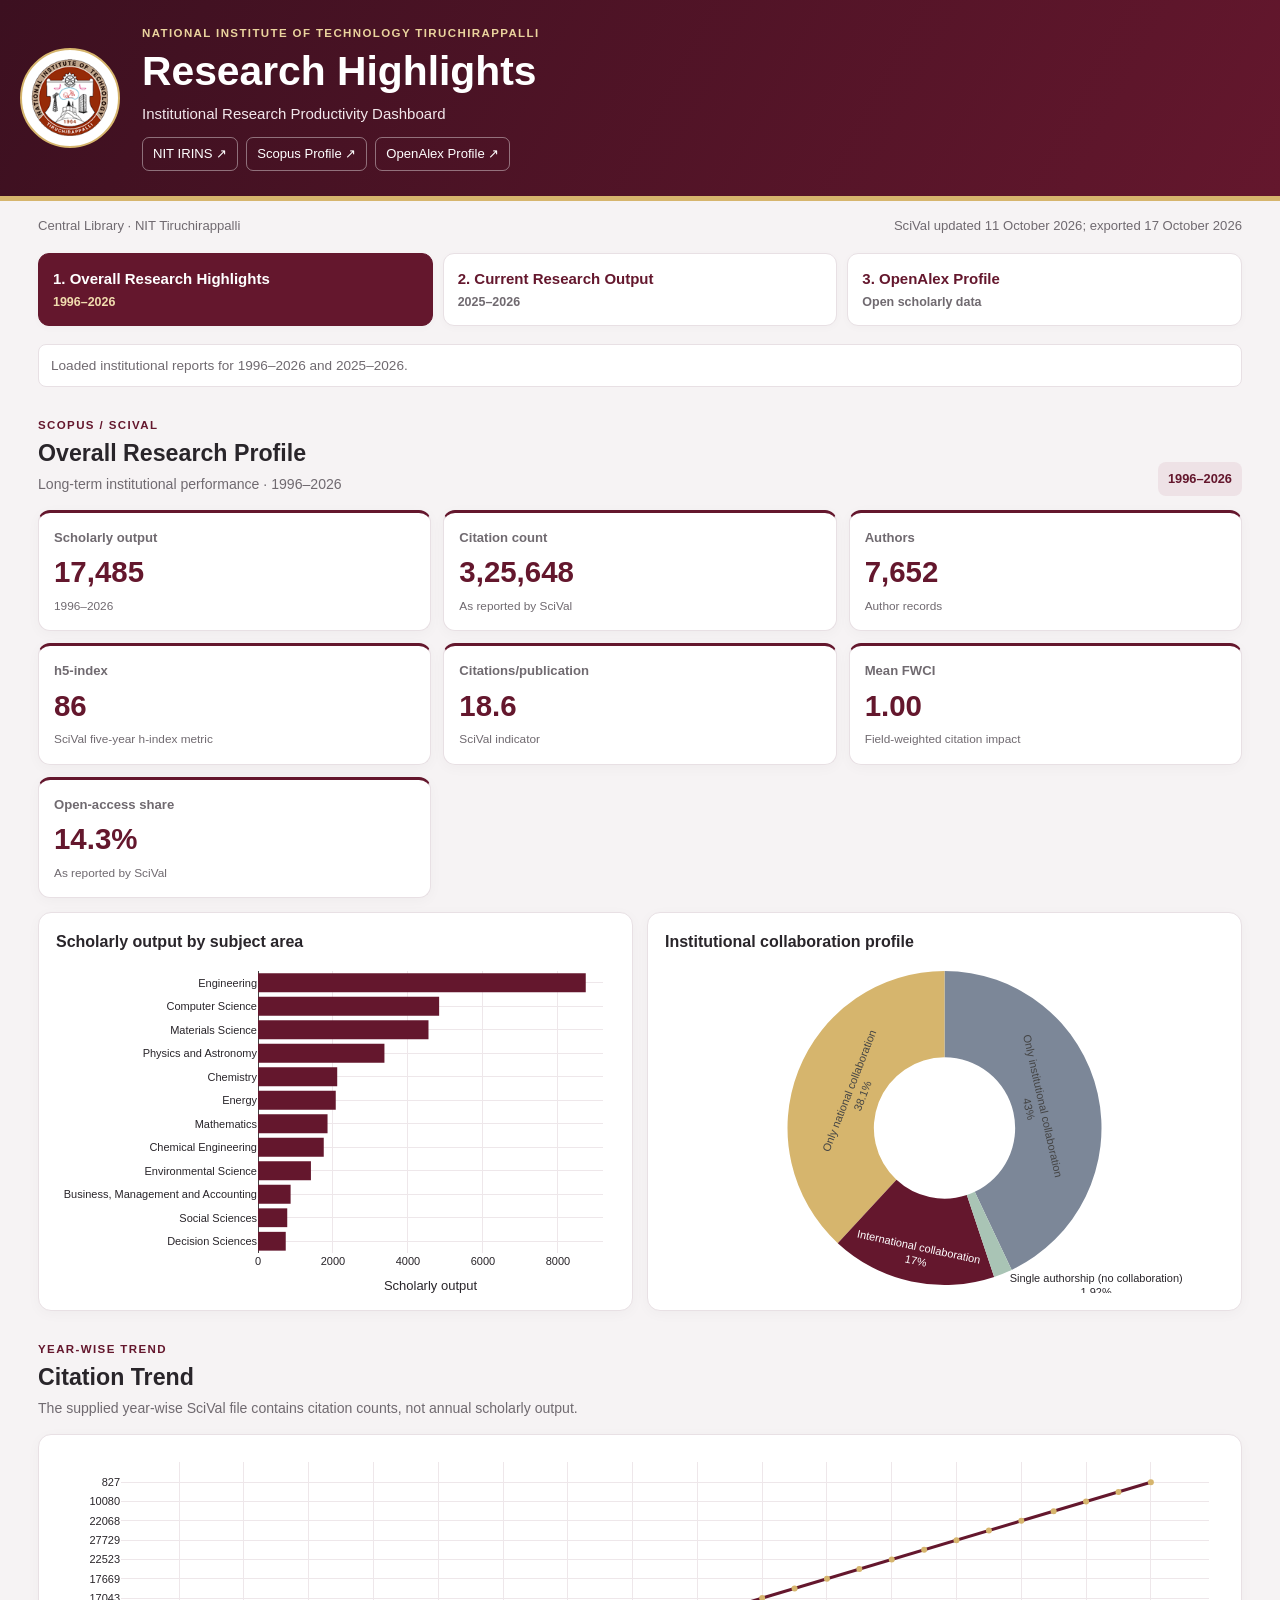
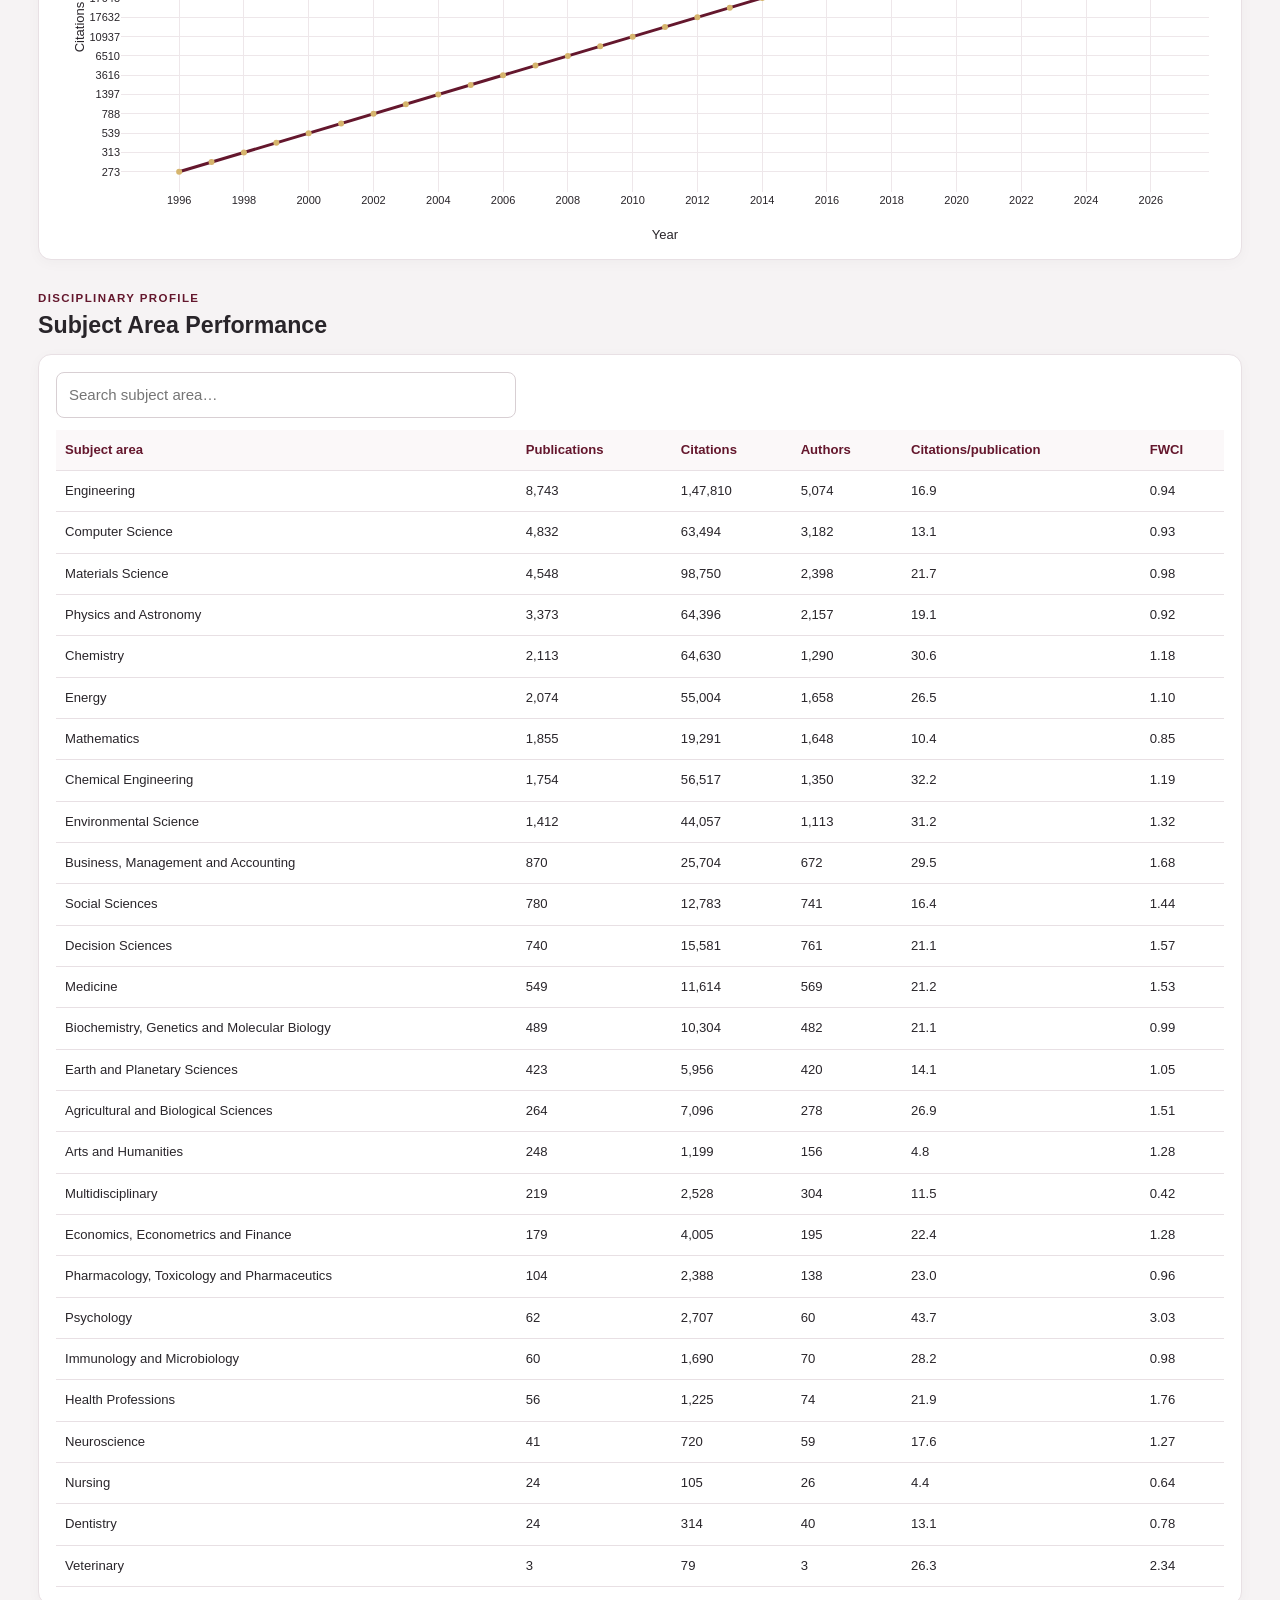
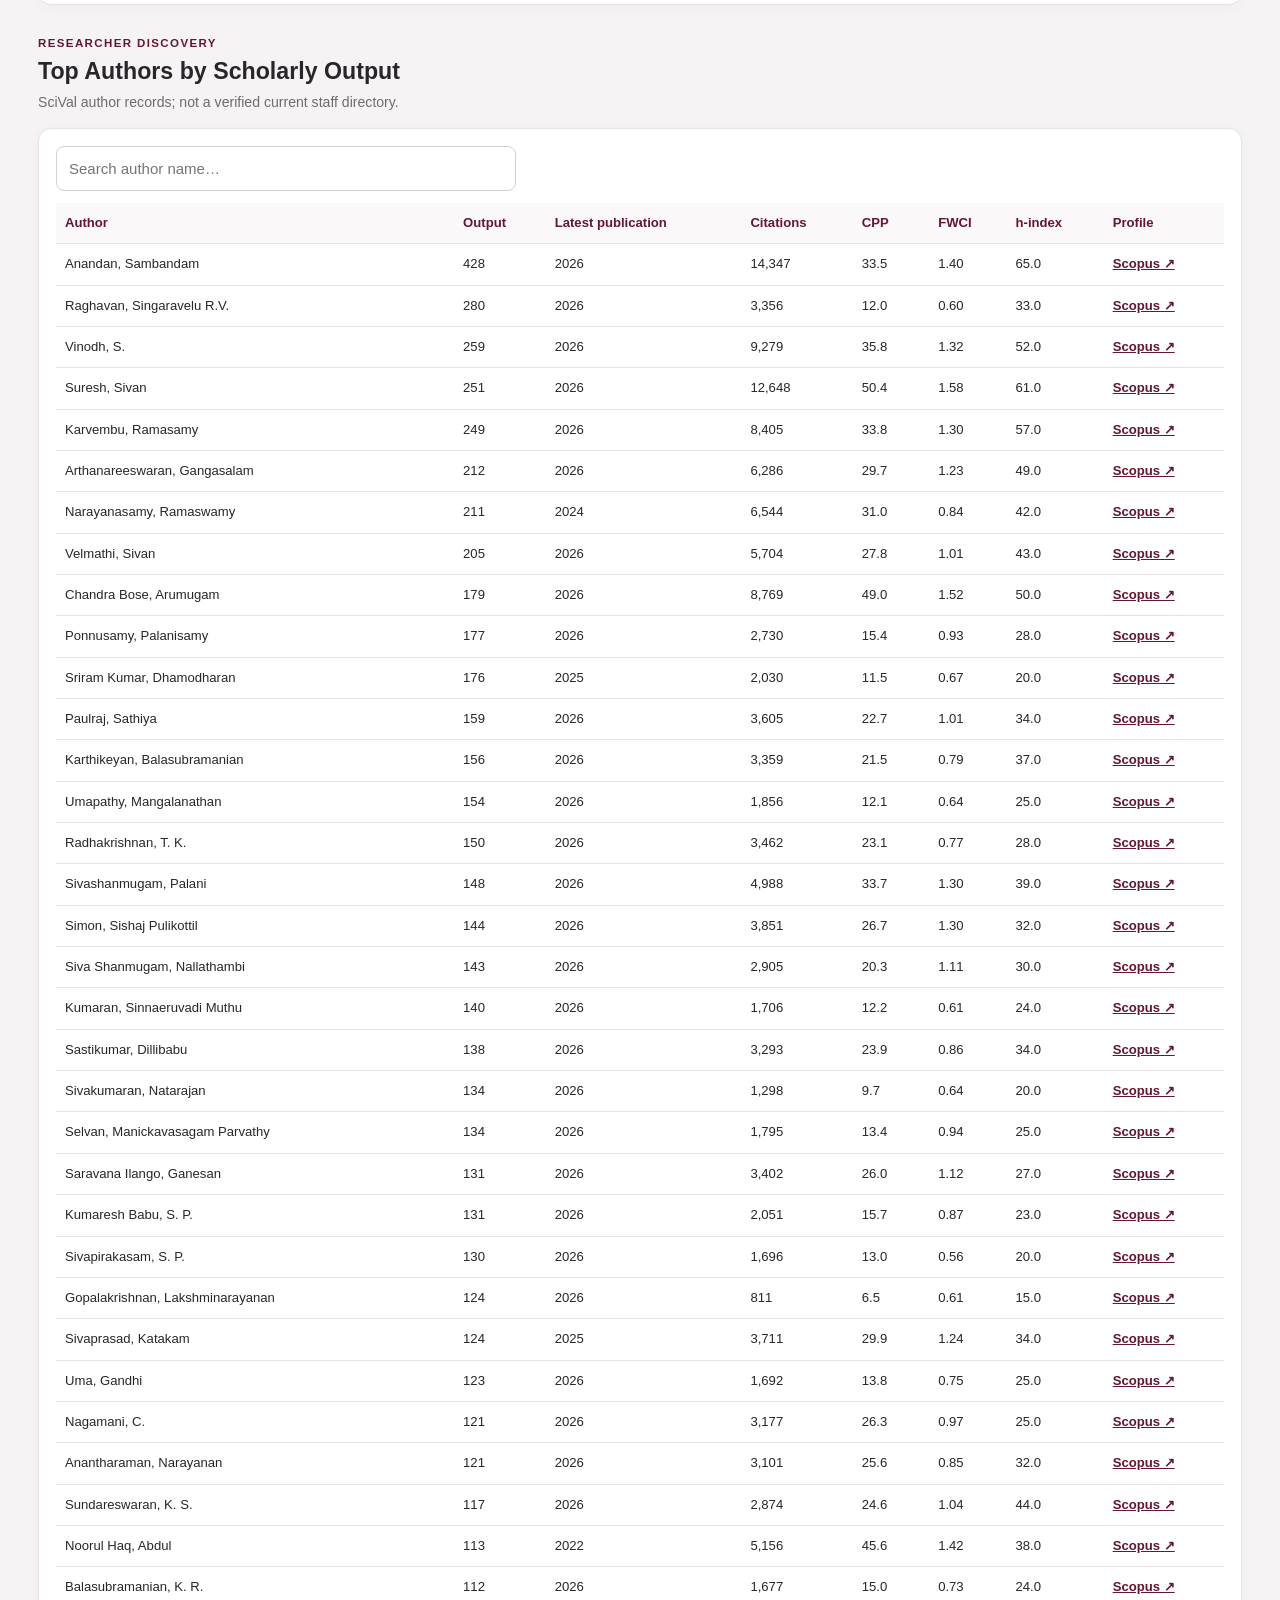
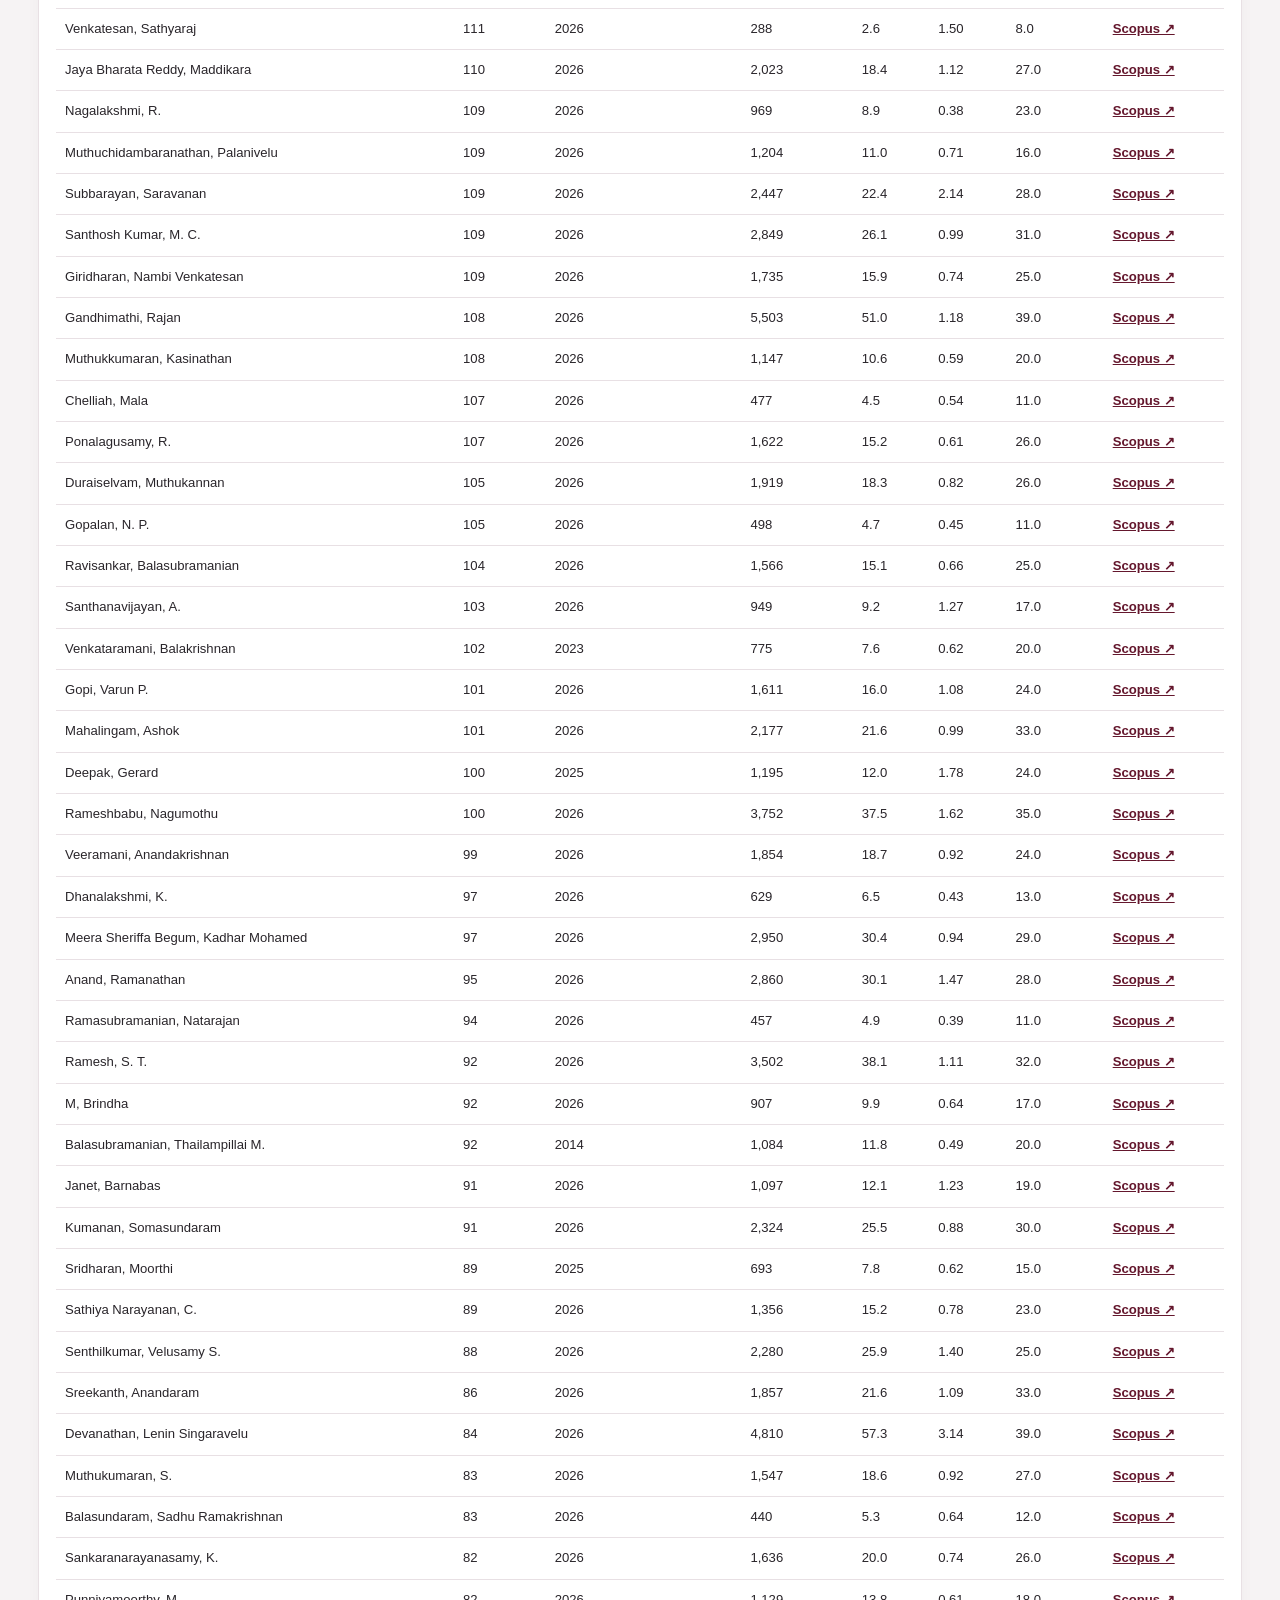
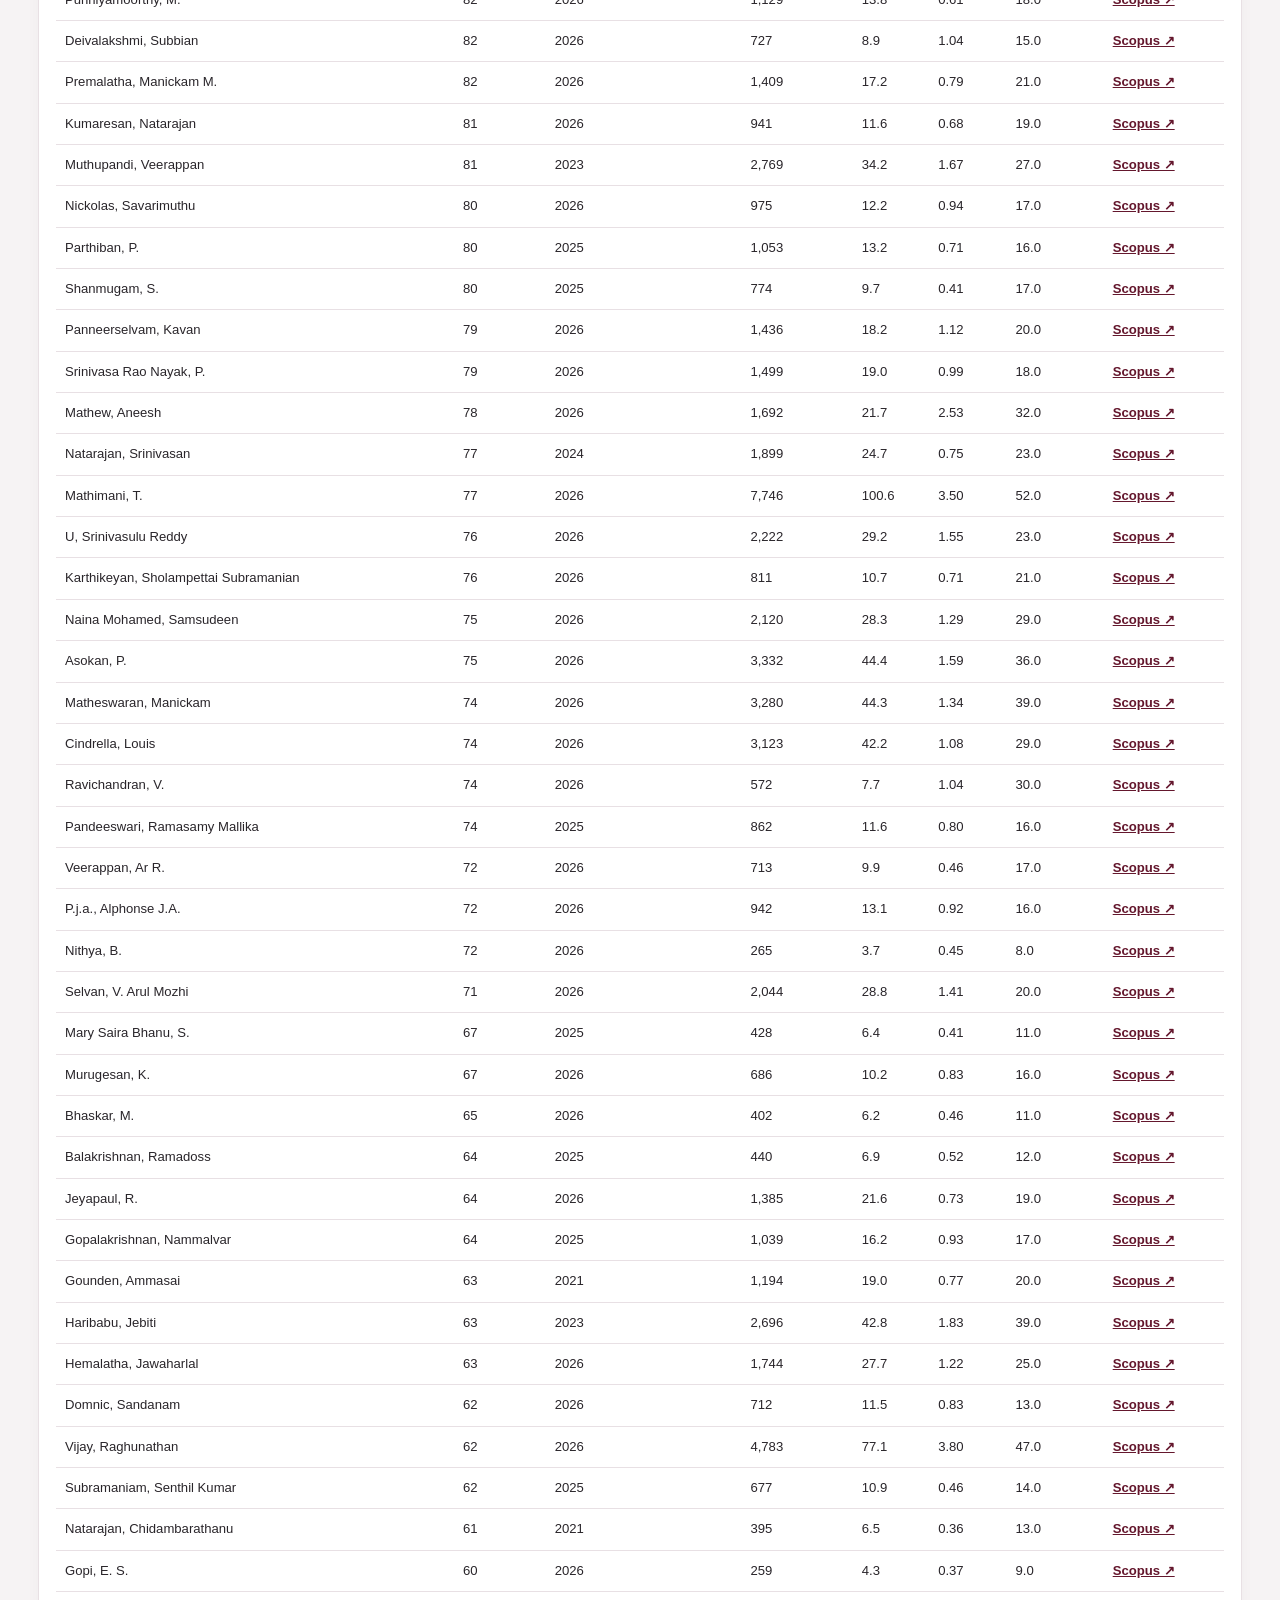
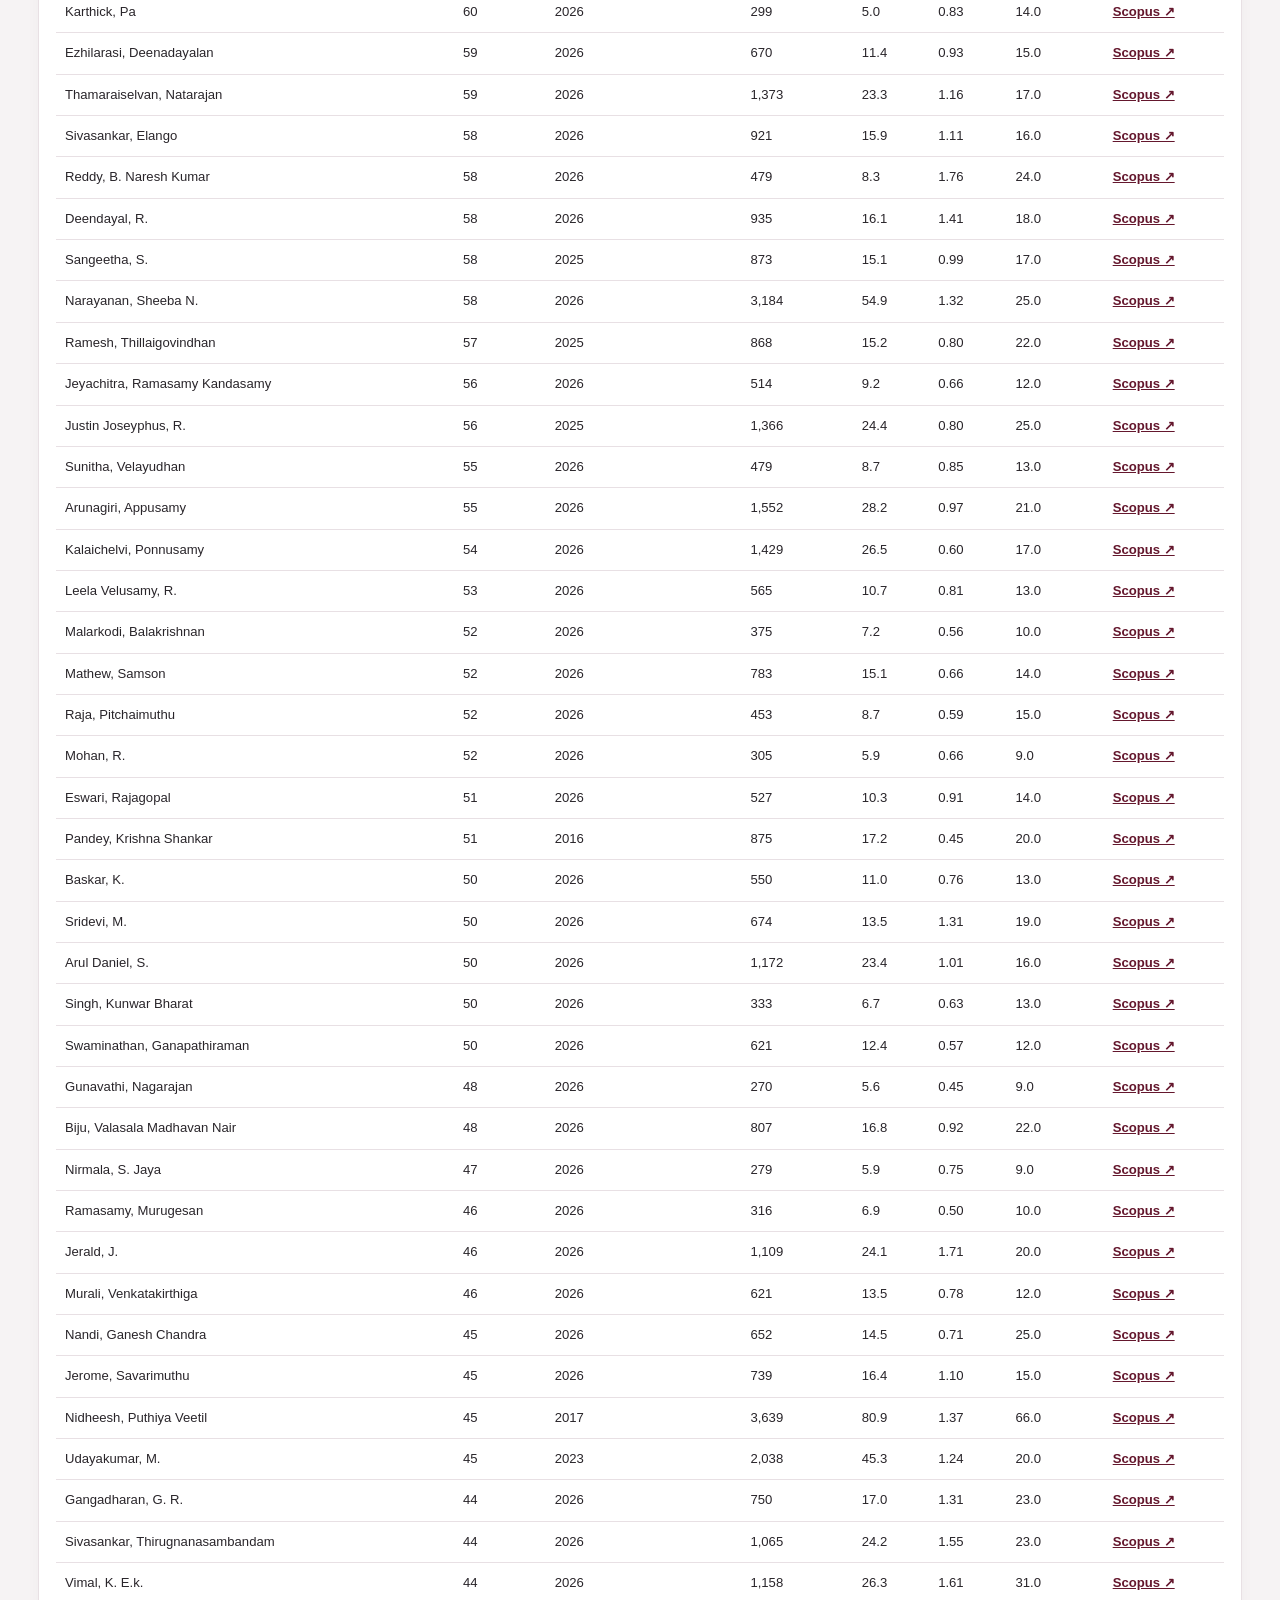
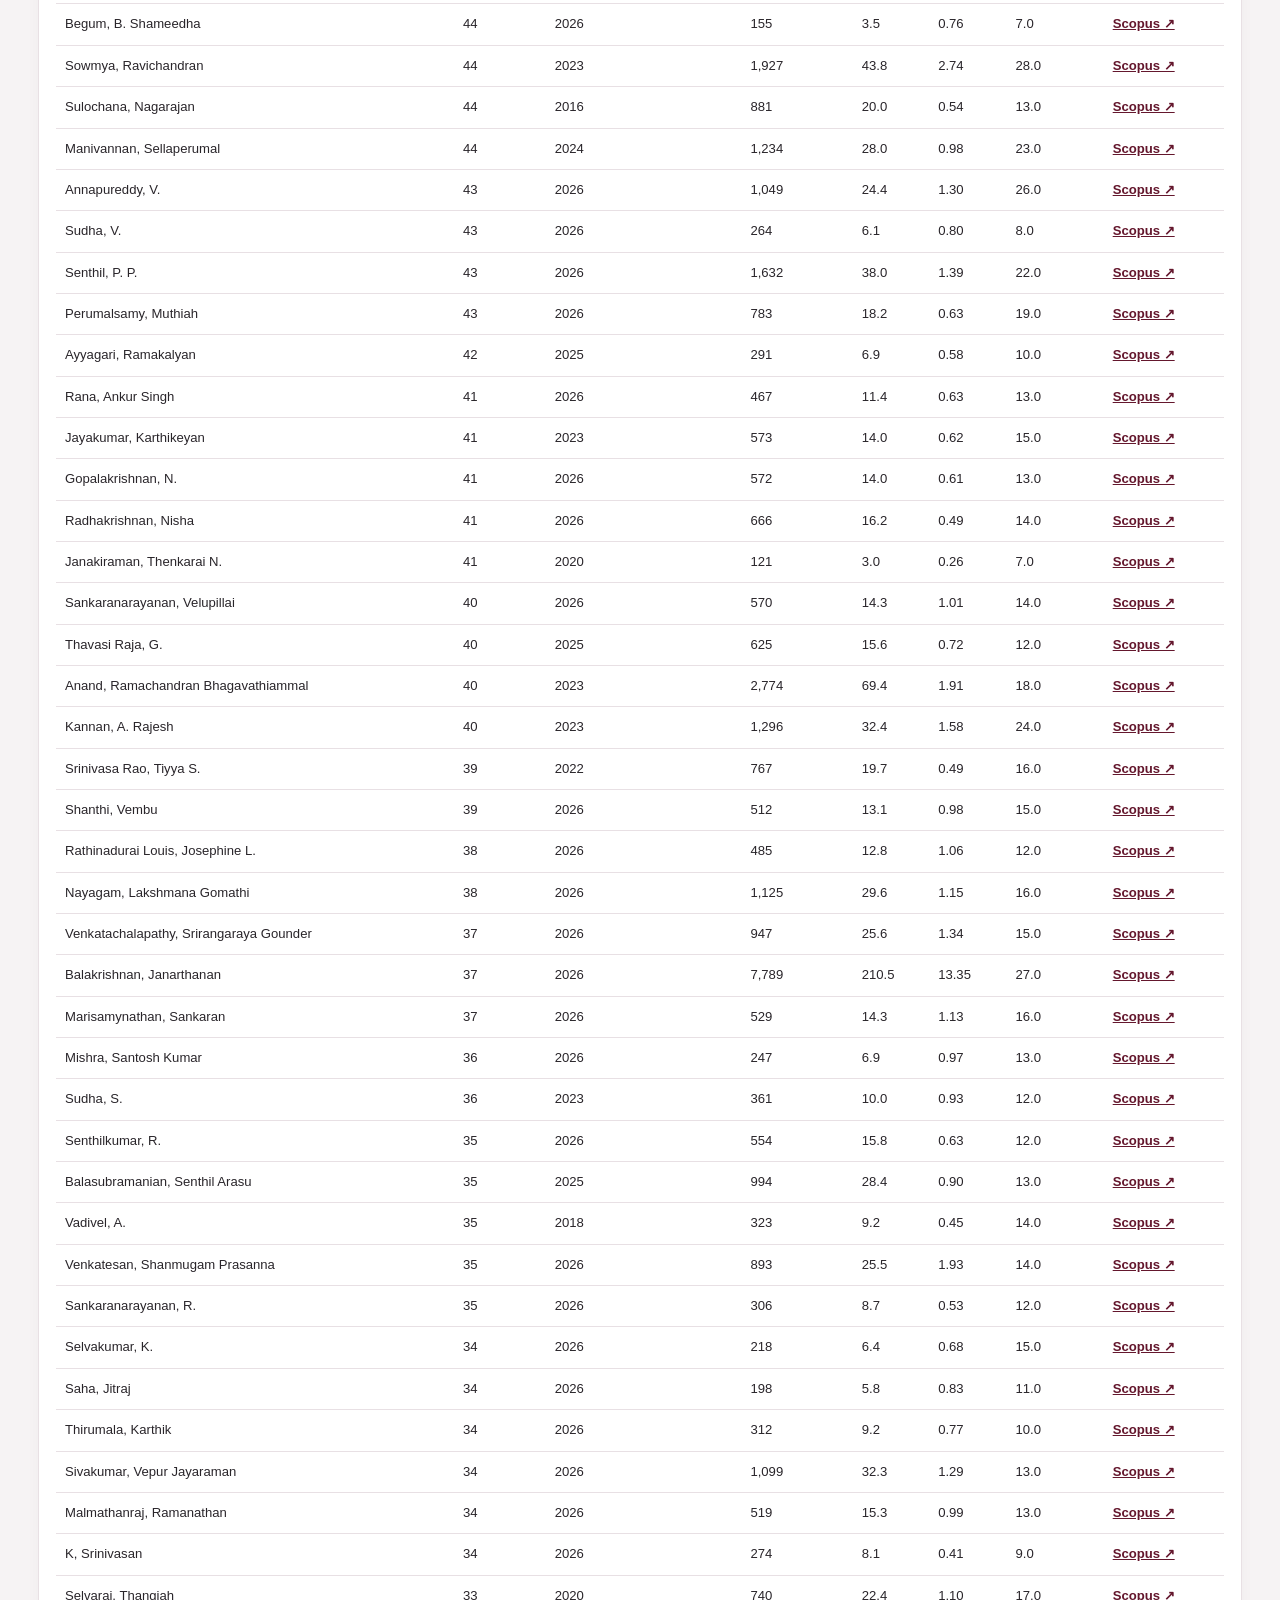
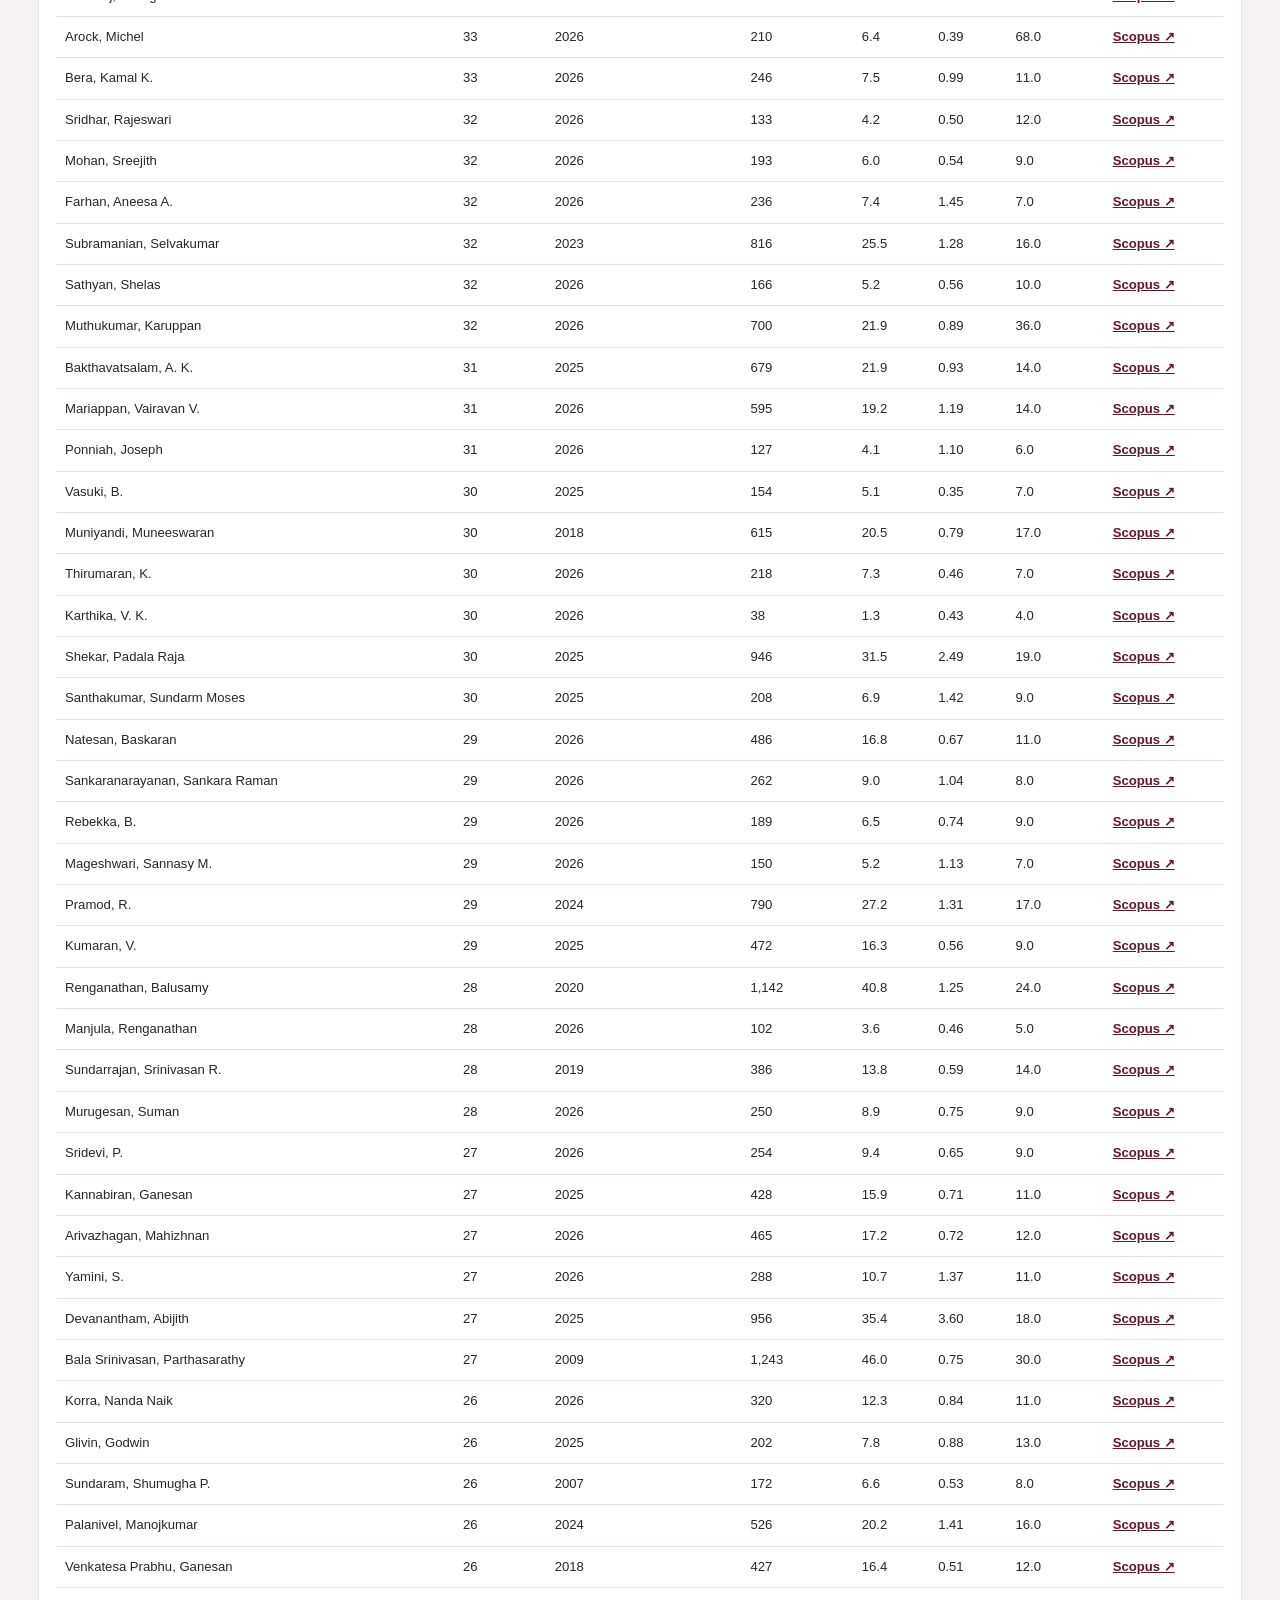
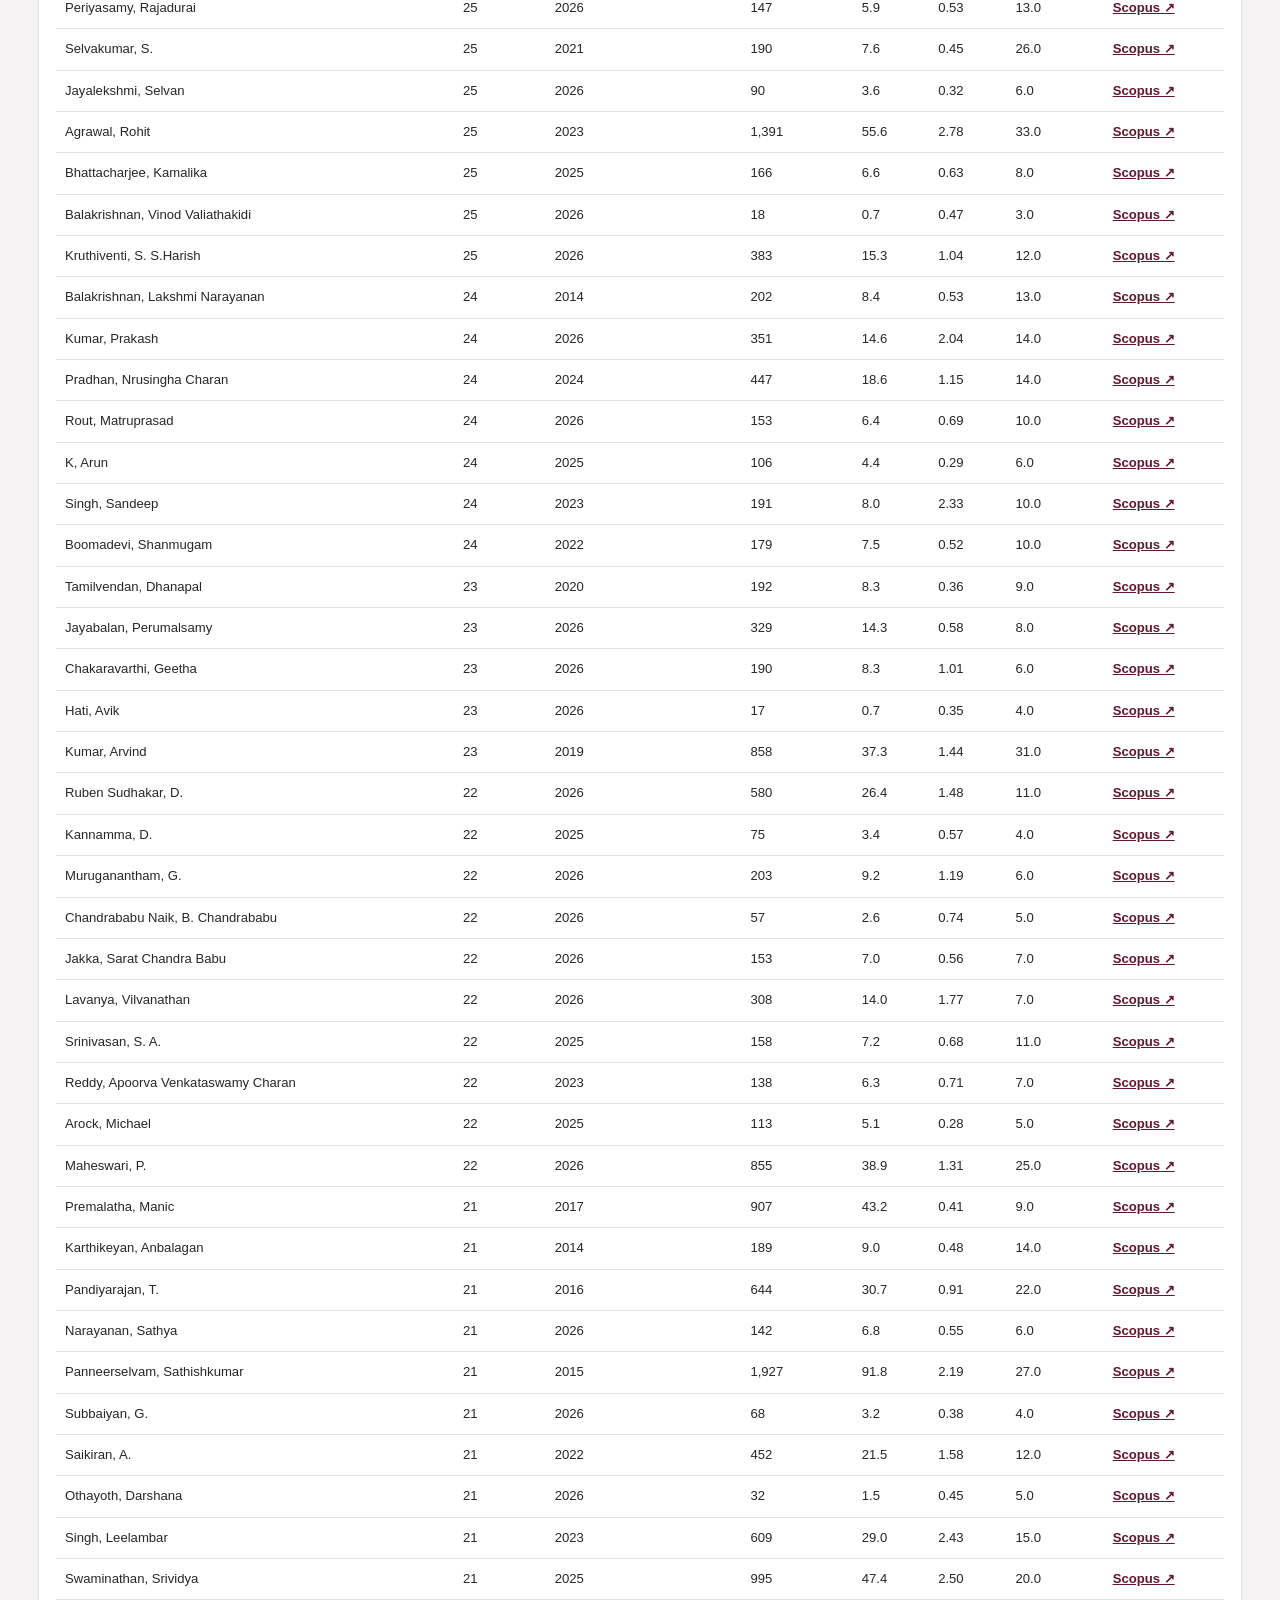
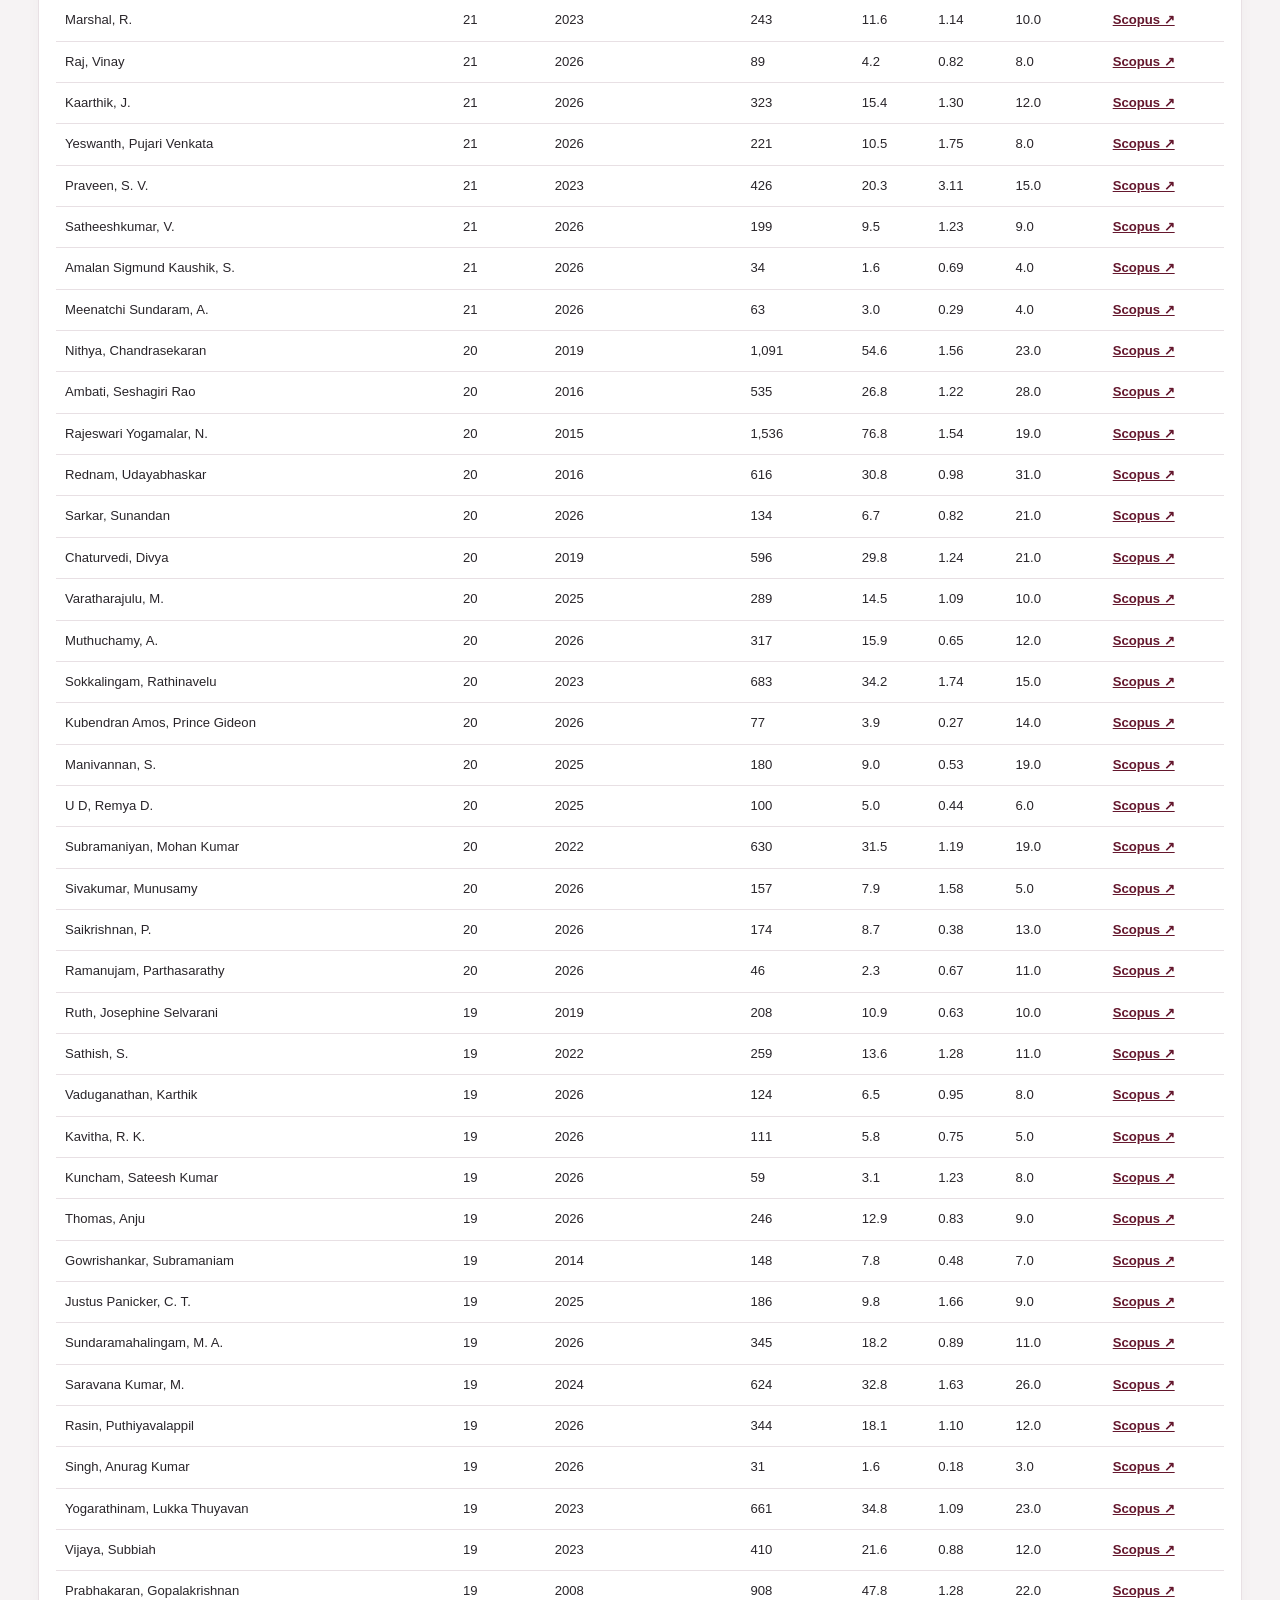
<file: index.html>
<!doctype html><html lang="en"><head><meta charset="utf-8"><meta name="viewport" content="width=device-width, initial-scale=1">
<title>NIT Trichy Research Highlights | Central Library</title><meta name="description" content="Institutional research highlights and productivity of NIT Tiruchirappalli.">
<link rel="stylesheet" href="assets/style.css"><script src="https://cdn.plot.ly/plotly-2.35.2.min.js"></script></head>
<body><header class="hero"><img class="logo" src="assets/nitt-logo.png" alt="NIT Tiruchirappalli logo"><div class="hero-copy"><p class="eyebrow">NATIONAL INSTITUTE OF TECHNOLOGY TIRUCHIRAPPALLI</p><h1>Research Highlights</h1><p class="subtitle">Institutional Research Productivity Dashboard</p><div class="profile-links"><a href="https://nitt.irins.org/" target="_blank" rel="noopener">NIT IRINS ↗</a><a href="https://www.scopus.com/pages/organization/60005630" target="_blank" rel="noopener">Scopus Profile ↗</a><a href="https://openalex.org/institutions/i122964287" target="_blank" rel="noopener">OpenAlex Profile ↗</a></div></div></header>
<main class="wrap"><div class="updated-strip"><span>Central Library · NIT Tiruchirappalli</span><span id="updatedAt">Loading data dates…</span></div>
<nav class="dashboard-tabs" role="tablist" aria-label="Research dashboard sections">
<button class="tab-button active" id="tab-overall" role="tab" aria-selected="true" aria-controls="view-overall" data-view="overall">1. Overall Research Highlights <span>1996–2026</span></button>
<button class="tab-button" id="tab-current" role="tab" aria-selected="false" aria-controls="view-current" data-view="current">2. Current Research Output <span>2025–2026</span></button>
<button class="tab-button" id="tab-openalex" role="tab" aria-selected="false" aria-controls="view-openalex" data-view="openalex">3. OpenAlex Profile <span>Open scholarly data</span></button>
</nav>
<p id="status" class="status" role="status">Loading research data…</p>
<div id="view-overall" class="dashboard-view active" role="tabpanel" aria-labelledby="tab-overall">
<section class="section"><div class="section-title"><div><p class="kicker">SCOPUS / SCIVAL</p><h2>Overall Research Profile</h2><p class="muted">Long-term institutional performance · 1996–2026</p></div><span class="period-chip">1996–2026</span></div><div class="kpis" id="overallKpis"></div><div class="grid-two"><article class="panel"><h3>Scholarly output by subject area</h3><div id="overallSubjectsChart" class="chart"></div></article><article class="panel"><h3>Institutional collaboration profile</h3><div id="collabChart" class="chart"></div></article></div></section>
<section class="section"><div class="section-title"><div><p class="kicker">YEAR-WISE TREND</p><h2>Citation Trend</h2><p class="muted">The supplied year-wise SciVal file contains citation counts, not annual scholarly output.</p></div></div><article class="panel"><div id="yearChart" class="chart chart-tall"></div></article></section>
<section class="section"><div class="section-title"><div><p class="kicker">DISCIPLINARY PROFILE</p><h2>Subject Area Performance</h2></div></div><article class="panel"><input id="subjectSearch" class="search" type="search" placeholder="Search subject area…"><div class="table-wrap"><table><thead><tr><th>Subject area</th><th>Publications</th><th>Citations</th><th>Authors</th><th>Citations/publication</th><th>FWCI</th></tr></thead><tbody id="subjectRows"></tbody></table></div></article></section>
<section class="section"><div class="section-title"><div><p class="kicker">RESEARCHER DISCOVERY</p><h2>Top Authors by Scholarly Output</h2><p class="muted">SciVal author records; not a verified current staff directory.</p></div></div><article class="panel"><input id="authorSearch" class="search" type="search" placeholder="Search author name…"><div class="table-wrap"><table><thead><tr><th>Author</th><th>Output</th><th>Latest publication</th><th>Citations</th><th>CPP</th><th>FWCI</th><th>h-index</th><th>Profile</th></tr></thead><tbody id="authorRows"></tbody></table></div></article></section>
<section class="section"><div class="section-title"><div><p class="kicker">RESEARCH THEMES</p><h2>Key Research Topics</h2></div></div><article class="panel"><div id="topicsChart" class="chart chart-tall"></div><div class="table-wrap"><table><thead><tr><th>Topic</th><th>ID</th><th>Publications</th><th>Share</th><th>FWCI</th></tr></thead><tbody id="topicRows"></tbody></table></div></article></section>
<section class="section"><div class="section-title"><div><p class="kicker">RESEARCH NETWORKS</p><h2>Collaborating Institutions</h2></div></div><article class="panel"><input id="institutionSearch" class="search" type="search" placeholder="Search institution or country…"><div class="table-wrap"><table><thead><tr><th>Institution</th><th>Country</th><th>Co-authored publications</th><th>Citations</th><th>Co-authors</th><th>CPP</th><th>FWCI</th></tr></thead><tbody id="institutionRows"></tbody></table></div></article></section>
</div>
<div id="view-current" class="dashboard-view" role="tabpanel" aria-labelledby="tab-current" hidden>
<section class="section"><div class="section-title"><div><p class="kicker">SCOPUS / SCIVAL · CURRENT REPORT</p><h2>Research Output: 2025–2026</h2><p class="muted">Separate current-period report; not added to the overall totals.</p></div><span class="period-chip current-chip">2025–2026</span></div><div class="kpis" id="currentKpis"></div><div class="grid-two"><article class="panel"><h3>Current-period subject areas</h3><div id="currentSubjectsChart" class="chart"></div></article><article class="panel"><h3>Current-period research topics</h3><div id="currentTopicsChart" class="chart"></div></article></div><article class="panel"><h3>Current-period subject-area details</h3><div class="table-wrap"><table><thead><tr><th>Subject area</th><th>Publications</th><th>Citations</th><th>Authors</th><th>Citations/publication</th><th>FWCI</th></tr></thead><tbody id="currentSubjectRows"></tbody></table></div></article></section>
</div>
<div id="view-openalex" class="dashboard-view" role="tabpanel" aria-labelledby="tab-openalex" hidden>
<section class="section"><div class="section-title"><div><p class="kicker">OPEN SCHOLARLY DATA</p><h2>OpenAlex Institutional Profile</h2><p class="muted">A distinct data source; its metrics are not combined with Scopus/SciVal.</p></div><a class="text-link" href="https://openalex.org/institutions/i122964287" target="_blank" rel="noopener">View OpenAlex ↗</a></div><div class="kpis" id="openalexKpis"></div><div class="grid-two"><article class="panel"><h3>Works published by year</h3><div id="openalexYearChart" class="chart chart-tall"></div></article><article class="panel"><h3>Open-access works by year</h3><div id="openalexOpenChart" class="chart chart-tall"></div></article></div><article class="panel"><h3>Most prominent OpenAlex topics</h3><div id="openalexTopicsChart" class="chart chart-tall"></div><div class="table-wrap"><table><thead><tr><th>Topic</th><th>Works</th><th>Subfield</th><th>Field</th><th>Domain</th></tr></thead><tbody id="openalexTopicRows"></tbody></table></div></article><div class="source-note"><h2>OpenAlex source note</h2><p id="openalexNote"></p><p>OpenAlex coverage differs from Scopus/SciVal. Do not add the totals from different sources together.</p></div></section>
</div>
<section class="source-note"><h2>Data sources and interpretation</h2><p>Research indicators are compiled from Scopus/SciVal and OpenAlex as identified in each dashboard section. Coverage, author matching, citation windows and update schedules differ. SciVal overall report updated <strong id="scivalUpdated"></strong>; exported <strong id="scivalExported"></strong>.</p><p>Subject-area and collaboration categories may overlap. SciVal author records are not a verified current staff directory.</p></section>
</main><footer class="footer"><div><strong>Central Library</strong><br>National Institute of Technology Tiruchirappalli</div><div class="footer-links"><a href="https://www.nitt.edu/home/" target="_blank" rel="noopener">NITT Website</a><a href="https://www.nitt.edu/home/students/facilitiesnservices/library/" target="_blank" rel="noopener">Central Library Website</a><a href="https://openalex.org/institutions/i122964287" target="_blank" rel="noopener">OpenAlex Profile</a></div><p>Research Highlights · Data from Scopus/SciVal and OpenAlex. Data retrieval dates and source limitations apply.</p></footer><script src="assets/app.js"></script></body></html>
</file>
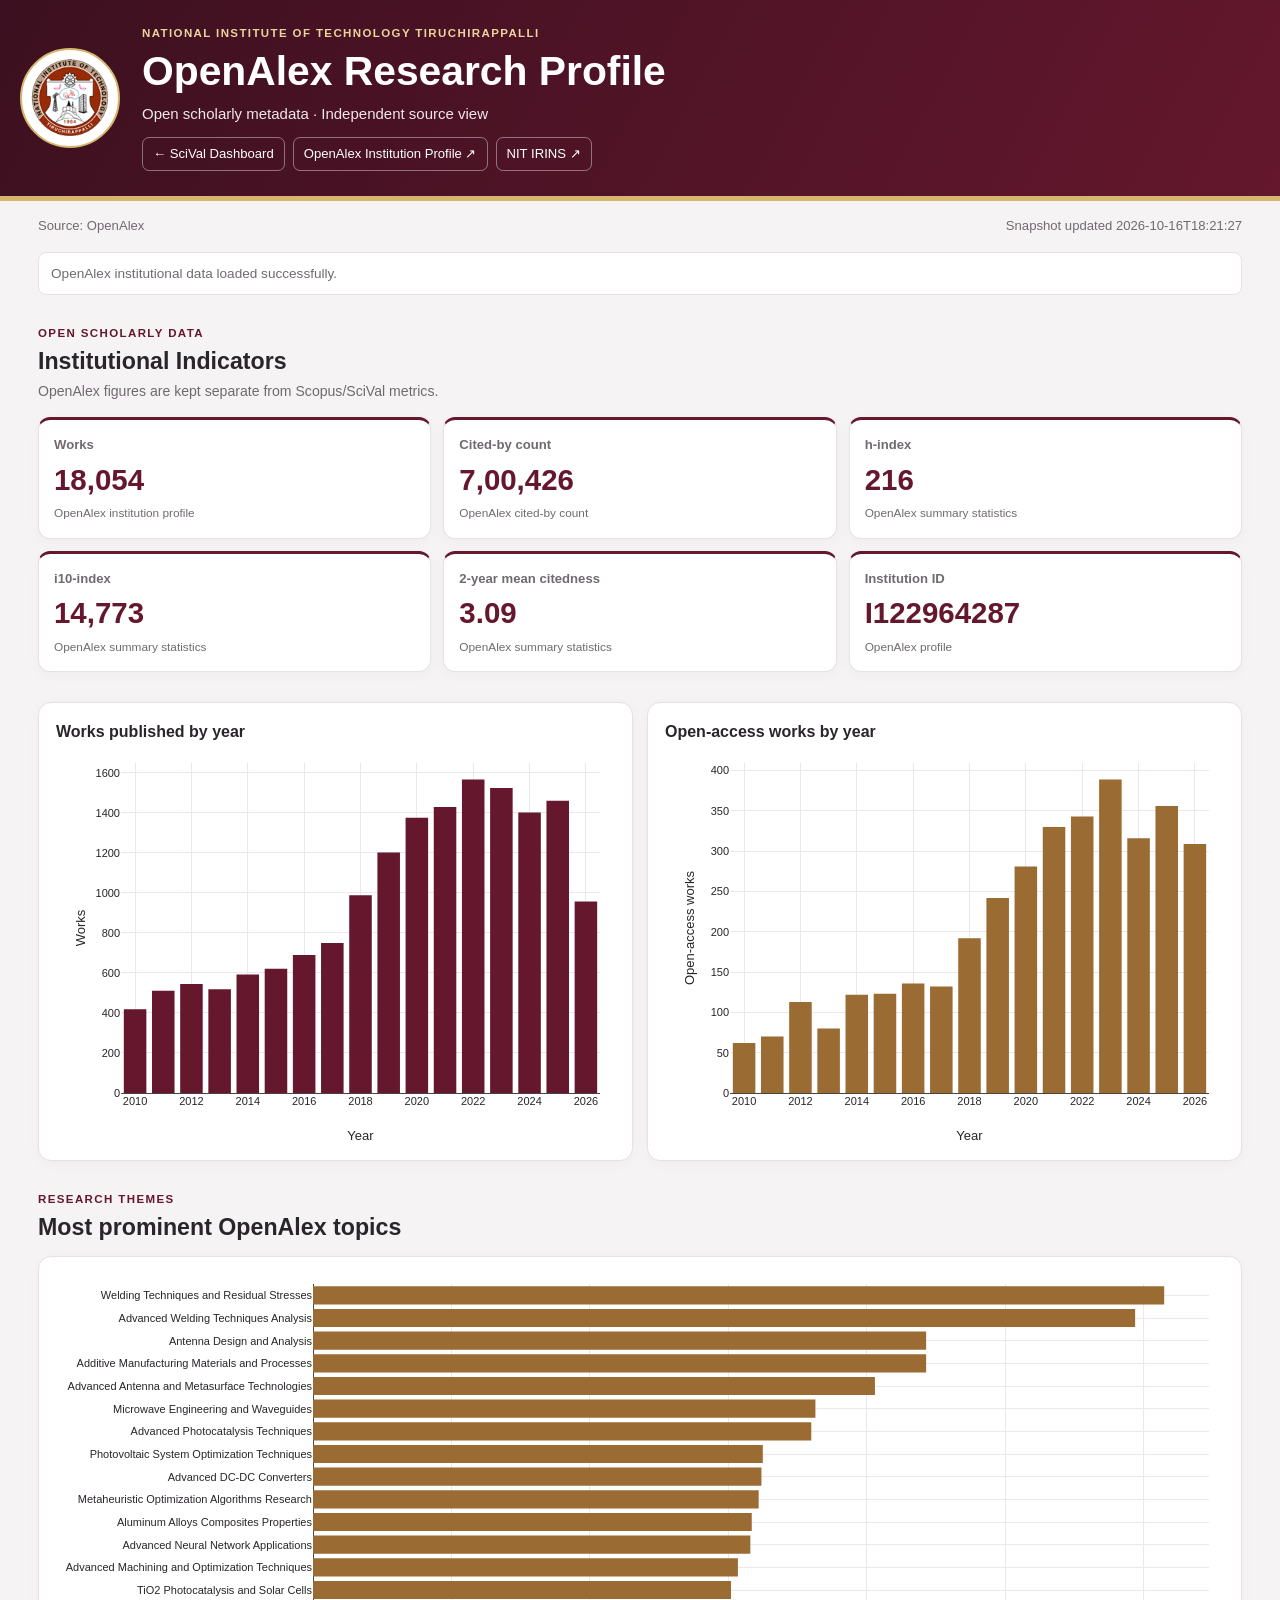
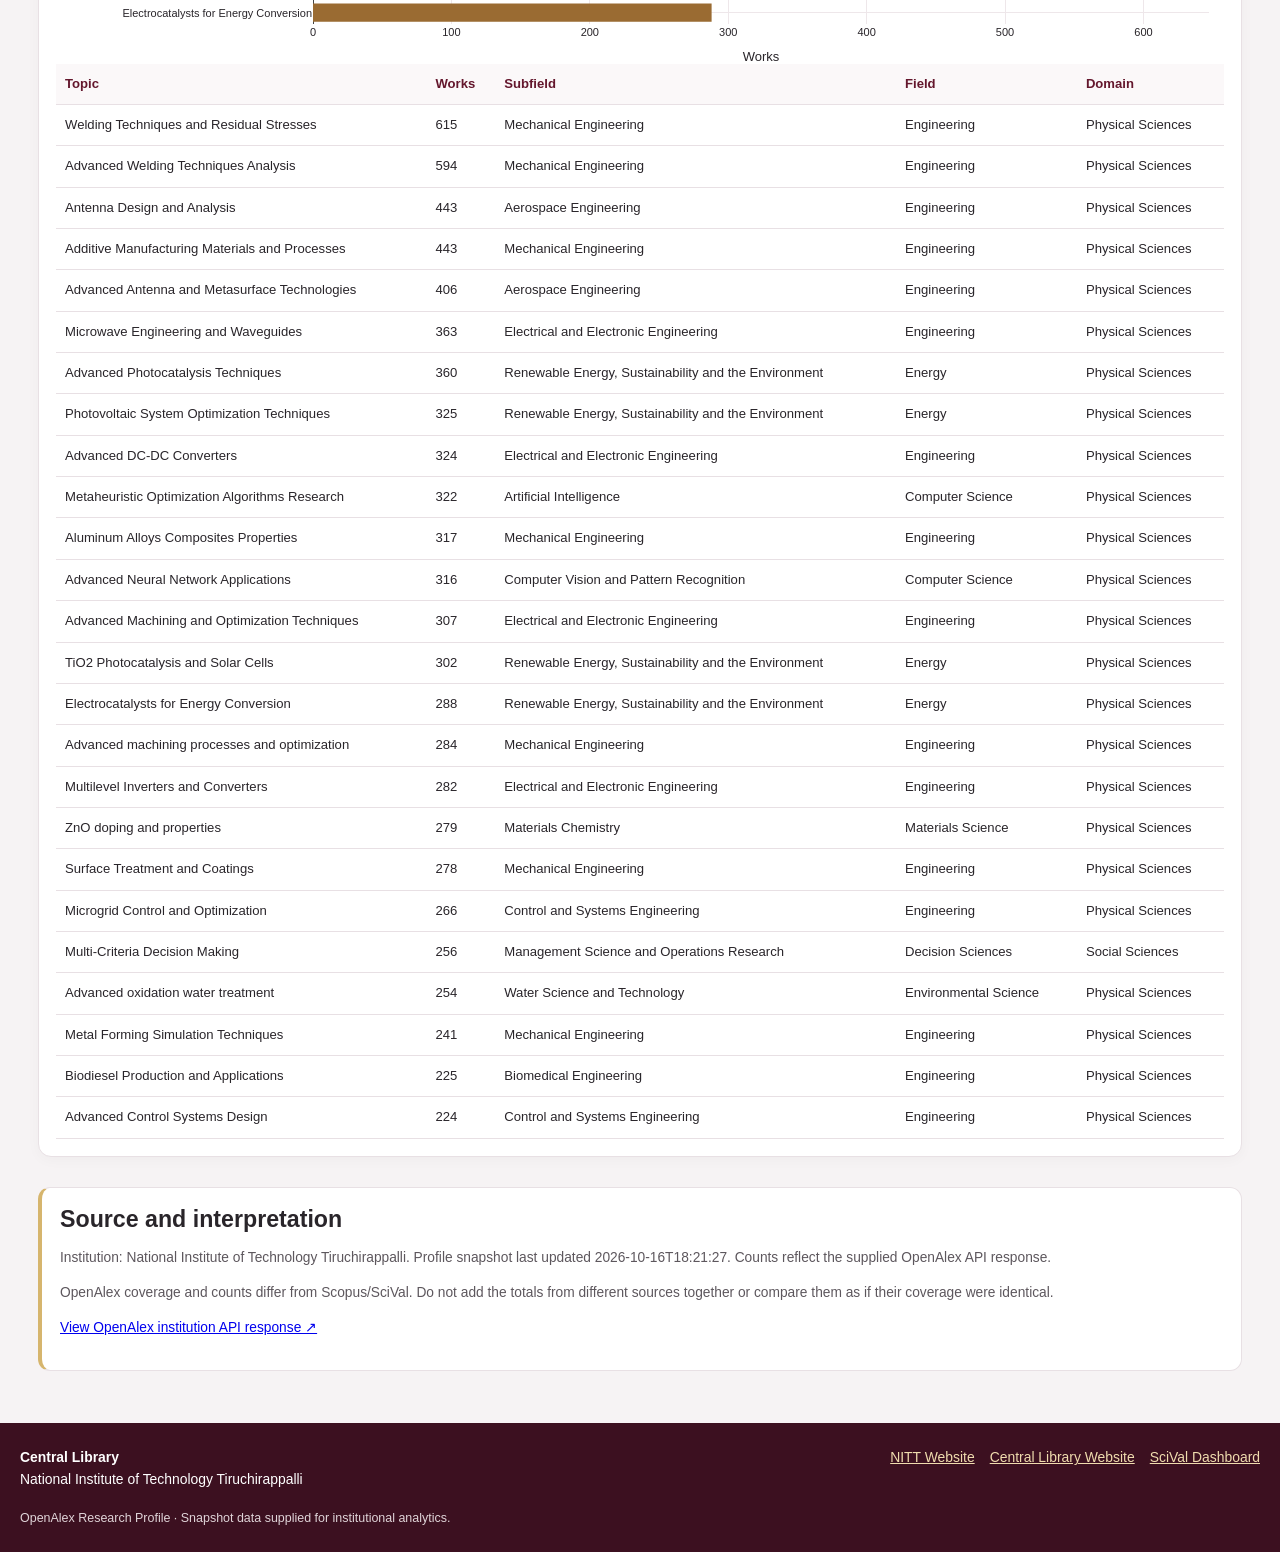
<file: openalex.html>
<!doctype html><html lang="en"><head><meta charset="utf-8"><meta name="viewport" content="width=device-width,initial-scale=1">
<title>NIT Trichy Research Profile | OpenAlex</title><meta name="description" content="OpenAlex institutional research profile for NIT Tiruchirappalli.">
<link rel="stylesheet" href="assets/style.css"><script src="https://cdn.plot.ly/plotly-2.35.2.min.js"></script></head>
<body><header class="hero"><img class="logo" src="assets/nitt-logo.png" alt="NIT Tiruchirappalli logo"><div class="hero-copy"><p class="eyebrow">NATIONAL INSTITUTE OF TECHNOLOGY TIRUCHIRAPPALLI</p><h1>OpenAlex Research Profile</h1><p class="subtitle">Open scholarly metadata · Independent source view</p><div class="profile-links"><a href="index.html">← SciVal Dashboard</a><a href="https://openalex.org/institutions/i122964287" target="_blank" rel="noopener">OpenAlex Institution Profile ↗</a><a href="https://nitt.irins.org/" target="_blank" rel="noopener">NIT IRINS ↗</a></div></div></header>
<main class="wrap"><div class="updated-strip"><span>Source: OpenAlex</span><span id="oaUpdated">Loading snapshot date…</span></div><div id="oaStatus" class="status" role="status">Loading OpenAlex data…</div>
<section class="section"><div class="section-title"><div><p class="kicker">OPEN SCHOLARLY DATA</p><h2>Institutional Indicators</h2><p class="muted">OpenAlex figures are kept separate from Scopus/SciVal metrics.</p></div></div><div class="kpis" id="oaKpis"></div></section>
<section class="section"><div class="grid-two"><article class="panel"><h3>Works published by year</h3><div id="oaYearChart" class="chart chart-tall"></div></article><article class="panel"><h3>Open-access works by year</h3><div id="oaOpenChart" class="chart chart-tall"></div></article></div></section>
<section class="section"><div class="section-title"><div><p class="kicker">RESEARCH THEMES</p><h2>Most prominent OpenAlex topics</h2></div></div><article class="panel"><div id="oaTopicsChart" class="chart chart-tall"></div><div class="table-wrap"><table><thead><tr><th>Topic</th><th>Works</th><th>Subfield</th><th>Field</th><th>Domain</th></tr></thead><tbody id="oaTopicRows"></tbody></table></div></article></section>
<section class="source-note"><h2>Source and interpretation</h2><p id="oaNote"></p><p>OpenAlex coverage and counts differ from Scopus/SciVal. Do not add the totals from different sources together or compare them as if their coverage were identical.</p><p><a href="https://api.openalex.org/institutions/I122964287" target="_blank" rel="noopener">View OpenAlex institution API response ↗</a></p></section></main>
<footer class="footer"><div><strong>Central Library</strong><br>National Institute of Technology Tiruchirappalli</div><div class="footer-links"><a href="https://www.nitt.edu/home/" target="_blank" rel="noopener">NITT Website</a><a href="https://www.nitt.edu/home/students/facilitiesnservices/library/" target="_blank" rel="noopener">Central Library Website</a><a href="index.html">SciVal Dashboard</a></div><p>OpenAlex Research Profile · Snapshot data supplied for institutional analytics.</p></footer><script src="assets/openalex.js"></script></body></html>
</file>
<file: assets/style.css>
:root{--maroon:#64172d;--dark:#3c1020;--gold:#d6b56d;--ink:#29252a;--muted:#706a70;--line:#e8e0e4;--page:#f6f3f4;--white:#fff;--soft:#fbf8f9}*{box-sizing:border-box}html{scroll-behavior:smooth;scroll-padding-top:18px}body{margin:0;background:var(--page);color:var(--ink);font:15px/1.55 "Segoe UI",Arial,sans-serif}.hero{display:flex;align-items:center;gap:22px;padding:25px max(18px,calc((100% - 1240px)/2));background:linear-gradient(118deg,var(--dark),var(--maroon));color:white;border-bottom:5px solid var(--gold)}.logo{width:100px;height:100px;object-fit:contain;flex:0 0 100px;background:white;border-radius:50%;padding:4px;border:2px solid var(--gold)}.hero-copy{min-width:0}.eyebrow,.kicker{font-size:.72rem;letter-spacing:.12em;font-weight:800;color:#ead39d;margin:0 0 5px}.hero h1{font-size:clamp(1.7rem,3.4vw,2.55rem);line-height:1.15;margin:0}.subtitle{margin:7px 0 12px;color:#f2e7eb}.profile-links{display:flex;flex-wrap:wrap;gap:8px}.profile-links a{color:white;text-decoration:none;border:1px solid #ffffff66;border-radius:7px;padding:6px 10px;font-size:.82rem}.profile-links a:hover{background:#ffffff18}.wrap{max-width:1240px;margin:0 auto;padding:0 18px 24px}.updated-strip{display:flex;gap:10px;flex-wrap:wrap;justify-content:space-between;margin:15px 0;color:var(--muted);font-size:.82rem}.section-nav{display:flex;flex-wrap:wrap;gap:7px;margin:12px 0 18px}.section-nav a{background:white;border:1px solid var(--line);border-radius:22px;padding:7px 11px;text-decoration:none;color:var(--maroon);font-size:.82rem;font-weight:700}.section-nav a:hover{background:#f2e7eb}.status{font-size:.85rem;color:var(--muted);min-height:20px}.section{margin:30px 0;scroll-margin-top:10px}.section-title{display:flex;align-items:flex-end;justify-content:space-between;gap:14px;margin-bottom:14px}.section-title h2,.source-note h2{font-size:1.45rem;line-height:1.2;margin:0}.section-title .kicker{color:var(--maroon)}.muted{color:var(--muted);font-size:.88rem;margin:6px 0 0}.period-chip{border-radius:8px;background:#eee2e6;color:var(--maroon);padding:7px 10px;font-weight:800;font-size:.8rem;white-space:nowrap}.current-chip{background:#f7edda;color:#70521a}.kpis{display:grid;grid-template-columns:repeat(3,minmax(0,1fr));gap:12px;margin:12px 0}.kpi{background:white;border:1px solid var(--line);border-top:3px solid var(--maroon);border-radius:12px;padding:15px;box-shadow:0 3px 14px #2b122008;min-width:0}.kpi span{display:block;color:var(--muted);font-size:.82rem;font-weight:650}.kpi strong{display:block;color:var(--maroon);font-size:clamp(1.45rem,2.3vw,2rem);line-height:1.25;margin:6px 0;overflow-wrap:anywhere}.kpi small{display:block;color:var(--muted);font-size:.74rem}.grid-two{display:grid;grid-template-columns:1fr 1fr;gap:14px;margin:14px 0}.panel{background:white;border:1px solid var(--line);border-radius:13px;padding:17px;box-shadow:0 3px 14px #2b122008;min-width:0}.panel h3{font-size:1rem;margin:0 0 8px}.chart{width:100%;height:330px;min-width:0}.chart-tall{height:390px}.chart-note{font-size:.78rem;color:var(--muted);margin:10px 0 0}.search{display:block;width:100%;max-width:460px;margin:0 0 12px;padding:10px 12px;border:1px solid #d8cfd3;border-radius:8px;font:inherit}.table-wrap{overflow:auto;max-width:100%}table{width:100%;border-collapse:collapse;font-size:.82rem}th,td{padding:10px 9px;text-align:left;border-bottom:1px solid var(--line);vertical-align:top}th{background:var(--soft);color:var(--maroon);white-space:nowrap}td a,.text-link{color:var(--maroon);font-weight:700}.text-link{white-space:nowrap}.source-note{background:#fff;border:1px solid var(--line);border-left:4px solid var(--gold);border-radius:12px;padding:18px;margin:28px 0}.source-note p{font-size:.86rem;color:#5d575d}.footer{background:var(--dark);color:white;padding:24px max(18px,calc((100% - 1240px)/2));display:grid;grid-template-columns:1fr auto;gap:10px 24px;font-size:.87rem}.footer-links{display:flex;gap:15px;flex-wrap:wrap}.footer a{color:#f0dcae}.footer p{grid-column:1/-1;color:#e0d4d8;font-size:.78rem;margin:8px 0 0}.empty{color:var(--muted);padding:18px;text-align:center}@media(min-width:900px){.kpis{grid-template-columns:repeat(3,minmax(0,1fr))}}@media(max-width:760px){.hero{align-items:flex-start;padding:20px 16px;gap:14px}.logo{width:72px;height:72px;flex-basis:72px}.eyebrow{font-size:.62rem}.profile-links a{font-size:.75rem}.grid-two{grid-template-columns:1fr}.kpis{grid-template-columns:repeat(2,minmax(0,1fr))}.section-title{align-items:flex-start}.footer{grid-template-columns:1fr}.footer p{grid-column:auto}}@media(max-width:440px){.hero{gap:10px}.logo{width:58px;height:58px;flex-basis:58px}.profile-links{gap:5px}.profile-links a{padding:5px 7px;font-size:.7rem}.wrap{padding:0 12px 20px}.kpis{gap:8px}.kpi{padding:12px}.kpi strong{font-size:1.35rem}.panel{padding:12px}.section-title h2{font-size:1.25rem}.chart{height:290px}.chart-tall{height:340px}}
.status{background:#fff;border:1px solid var(--line);border-radius:8px;padding:10px 12px}.status:empty{display:none}.profile-links a{display:inline-block}.profile-links a:hover{text-decoration:underline}

.dashboard-tabs{display:grid;grid-template-columns:repeat(3,minmax(0,1fr));gap:10px;margin:16px 0 18px}
.tab-button{background:#fff;color:var(--maroon);border:1px solid var(--line);border-radius:11px;padding:13px 14px;text-align:left;font:inherit;font-weight:800;cursor:pointer;box-shadow:0 2px 8px #2b122006}
.tab-button span{display:block;font-size:.78rem;color:var(--muted);font-weight:600;margin-top:3px}
.tab-button.active{background:var(--maroon);color:#fff;border-color:var(--maroon)}
.tab-button.active span{color:#f0dcae}
.dashboard-view[hidden]{display:none!important}.dashboard-view.active{display:block}
@media(max-width:760px){.dashboard-tabs{grid-template-columns:1fr}.tab-button{padding:12px}}
</file>
